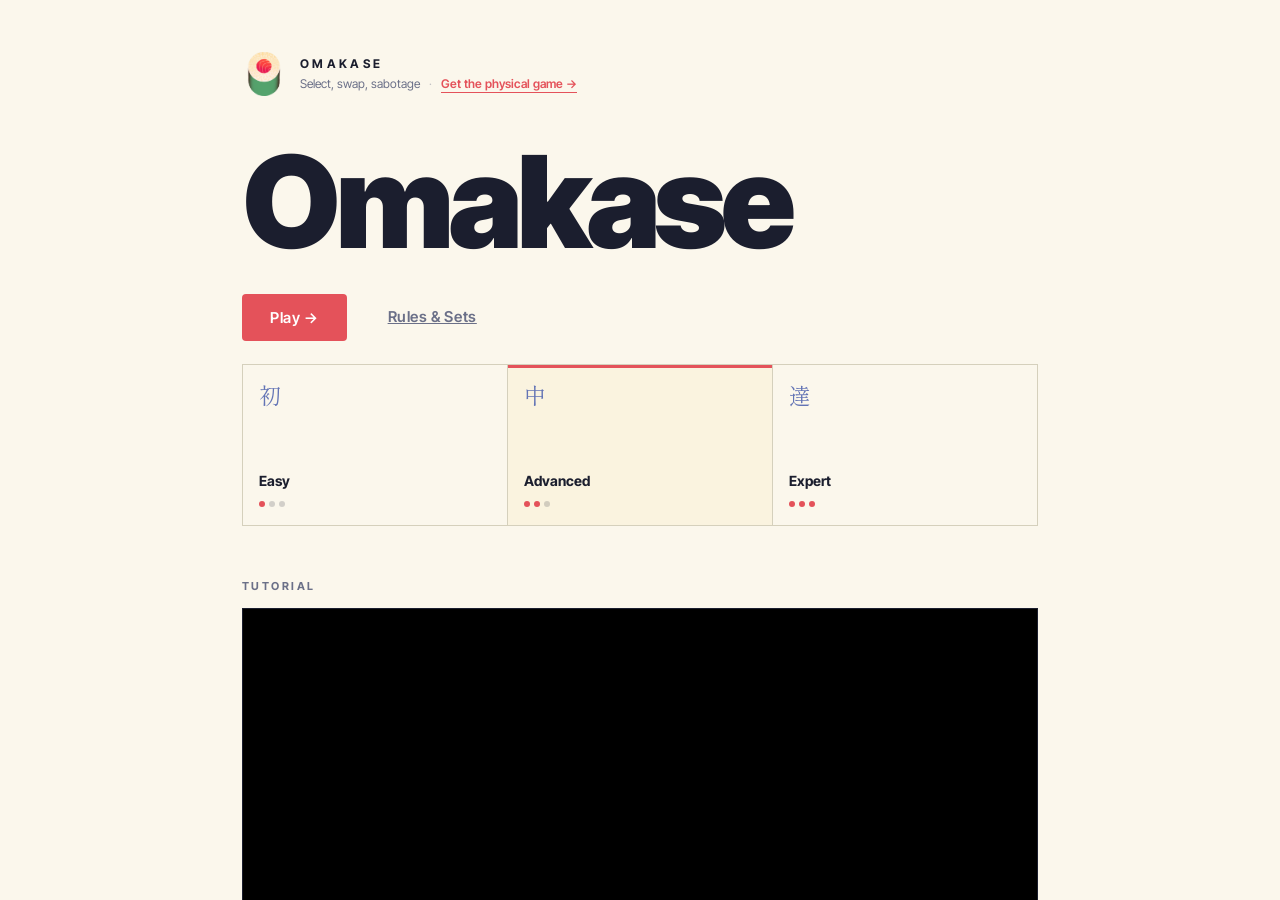
<file: web/index.html>
<!DOCTYPE html>
<html lang="en">
<head>
  <meta charset="UTF-8">
  <meta name="viewport" content="width=device-width, initial-scale=1.0">
  <title>Omakase — A sushi card game</title>
  <link rel="icon" type="image/png" href="../cards/favicon.png">
  <link rel="preconnect" href="https://fonts.googleapis.com">
  <link rel="preconnect" href="https://fonts.gstatic.com" crossorigin>
  <link href="https://fonts.googleapis.com/css2?family=Fraunces:ital,opsz,wght@0,9..144,400..800;1,9..144,500..600&family=Inter+Tight:wght@400;500;600;700&family=Shippori+Mincho:wght@400;500;600&display=swap" rel="stylesheet">
  <link rel="stylesheet" href="style.css">
</head>
<body>

  <!-- ════════════════════════════════════
       SCREEN 1: NEW GAME
  ════════════════════════════════════ -->
  <div id="screen-newgame" class="screen screen--active">

    <main class="landing-page">

      <!-- Header: logo · brand · tagline · shop link -->
      <header class="landing-header">
        <img src="../cards/favicon.png" alt="" class="landing-logo-img">
        <div>
          <div class="landing-brand">OMAKASE</div>
          <div class="landing-tagline">
            Select, swap, sabotage
            <span class="landing-tagline-sep">·</span>
            <a href="https://omakasegame.com/" class="landing-shop-link" target="_blank" rel="noopener">Get the physical game →</a>
          </div>
        </div>
      </header>

      <!-- Big title -->
      <h1 class="landing-title landing-title--sans">Omakase</h1>

      <!-- CTA row — ABOVE opponent picker -->
      <div class="landing-cta">
        <button id="btn-start" class="btn btn--salmon btn--lg">Play →</button>
        <a href="https://omakasegame.com/pages/rules" class="btn btn--ghost btn--lg" target="_blank" rel="noopener">Rules &amp; Sets</a>
      </div>

      <!-- Opponent picker: IS-MCTS+ only, three difficulty tiers -->
      <div class="agent-grid agent-grid--3" role="radiogroup">

        <button class="agent-card" data-agent="mcts2" data-sims="500" role="radio" aria-checked="false">
          <div class="agent-card__jp">初</div>
          <div class="agent-card__footer">
            <div class="agent-card__name">Easy</div>
            <div class="agent-card__meta">
              <div class="agent-card__dots">
                <span class="diff-dot diff-dot--on"></span>
                <span class="diff-dot"></span>
                <span class="diff-dot"></span>
              </div>
            </div>
          </div>
        </button>

        <button class="agent-card agent-card--active" data-agent="mcts2" data-sims="2000" role="radio" aria-checked="true">
          <div class="agent-card__jp">中</div>
          <div class="agent-card__footer">
            <div class="agent-card__name">Advanced</div>
            <div class="agent-card__meta">
              <div class="agent-card__dots">
                <span class="diff-dot diff-dot--on"></span>
                <span class="diff-dot diff-dot--on"></span>
                <span class="diff-dot"></span>
              </div>
            </div>
          </div>
        </button>

        <button class="agent-card" data-agent="mcts2" data-sims="6000" role="radio" aria-checked="false">
          <div class="agent-card__jp">達</div>
          <div class="agent-card__footer">
            <div class="agent-card__name">Expert</div>
            <div class="agent-card__meta">
              <div class="agent-card__dots">
                <span class="diff-dot diff-dot--on"></span>
                <span class="diff-dot diff-dot--on"></span>
                <span class="diff-dot diff-dot--on"></span>
              </div>
            </div>
          </div>
        </button>

      </div><!-- /agent-grid -->

<!-- Tutorial video -->
      <p class="landing-section-label" style="margin-top:52px">Tutorial</p>
      <div class="landing-video">
        <iframe
          src="https://www.youtube-nocookie.com/embed/lOHlmx0hAdM?rel=0&modestbranding=1"
          title="Omakase — How to play"
          allow="accelerometer; autoplay; clipboard-write; encrypted-media; gyroscope; picture-in-picture"
          allowfullscreen></iframe>
      </div>

    </main>
  </div>

  <!-- ════════════════════════════════════
       SCREEN 2: GAME TABLE
  ════════════════════════════════════ -->
  <div id="screen-game" class="screen">

    <header class="topbar">
      <span class="topbar__logo" aria-label="Omakase">お任せ</span>
      <div class="topbar__center">
        <span class="topbar__label">Turn</span>
        <span id="turn-number" class="topbar__turn">1</span>
      </div>
      <div class="topbar__right">
        <button id="btn-menu" class="btn btn--ghost btn--sm" aria-label="Menu">☰</button>
      </div>
    </header>

    <!-- Opponent row -->
    <section class="opp-zone" aria-label="Opponent">
      <div class="opp-zone__info">
        <span class="player-label player-label--ai" id="opp-label">AI</span>
        <span class="hand-count" id="opp-hand-count">0 cards</span>
      </div>
      <div class="opp-hand" id="opp-hand" aria-label="Opponent's face-down cards"></div>
    </section>

    <!-- Conveyor belt with deck and trash -->
    <section class="belt-section" aria-label="Conveyor belt">

      <!-- Deck pile (left) -->
      <div class="pile-zone pile-zone--deck">
        <div class="pile-stack" id="deck-pile">
          <img src="../cards/cards_back.png" class="pile-card-img" alt="Deck" id="deck-pile-img">
        </div>
        <div class="pile-info">
          <span class="pile-label">Deck</span>
          <span class="pile-count" id="deck-count">62</span>
        </div>
      </div>

      <!-- Belt track (center) -->
      <div class="belt-center">
        <div class="belt-track">
          <div class="belt-rail belt-rail--top" aria-hidden="true"></div>
          <div class="belt-slots" id="belt-slots" role="list"></div>
          <div class="belt-rail belt-rail--bottom" aria-hidden="true"></div>
        </div>
        <div class="belt-labels" aria-hidden="true">
          <span class="belt-label-new">← New</span>
          <span class="belt-label-old">Old →</span>
        </div>
      </div>

      <!-- Trash pile (right) -->
      <div class="pile-zone pile-zone--trash">
        <div class="pile-stack pile-stack--trash" id="trash-pile"
             role="button" tabindex="0" aria-label="View discard pile">
          <div class="pile-empty" id="trash-empty">Empty</div>
        </div>
        <div class="pile-info">
          <span class="pile-label">Discard</span>
          <span class="pile-count" id="trash-count">0</span>
        </div>
      </div>

    </section>

    <!-- Phase bar -->
    <div class="phase-bar" role="status" aria-live="polite">
      <div class="phase-pips" aria-label="Current phase">
        <div class="phase-step">
          <span class="phase-pip" data-phase="0">1</span>
          <span class="phase-step__label">Action</span>
        </div>
        <span class="phase-sep" aria-hidden="true">›</span>
        <div class="phase-step">
          <span class="phase-pip" data-phase="1">2</span>
          <span class="phase-step__label">Swap</span>
        </div>
        <span class="phase-sep" aria-hidden="true">›</span>
        <div class="phase-step">
          <span class="phase-pip" data-phase="2">3</span>
          <span class="phase-step__label">Action</span>
        </div>
        <span class="phase-sep" aria-hidden="true">›</span>
        <div class="phase-step">
          <span class="phase-pip" data-phase="3">4</span>
          <span class="phase-step__label">Check</span>
        </div>
      </div>
      <p class="phase-msg" id="phase-msg">Waiting...</p>
    </div>

    <!-- Player hand -->
    <section class="player-zone" aria-label="Your hand">
      <div class="player-zone__header">
        <span class="player-label" id="player-label">You</span>
      </div>
      <div class="passive-effects" id="passive-effects" aria-label="Active effects"></div>
      <div class="player-hand" id="player-hand" role="list" aria-label="Your cards"></div>
    </section>

    <!-- Controls -->
    <div class="controls">
      <div class="score-box score-box--player" aria-label="Your score">
        <span class="score-box__label">Score</span>
        <span class="score-box__value" id="player-score">¥0</span>
      </div>
      <button id="btn-pass" class="btn btn--secondary">Skip Action</button>
      <button id="btn-check" class="btn btn--danger" disabled>Check</button>
    </div>

    <!-- Thinking overlay -->
    <div id="thinking-overlay" class="thinking-overlay" hidden aria-live="polite">
      <div class="thinking-overlay__box">
        <p class="thinking-overlay__text" id="thinking-text">Chef is thinking...</p>
        <div class="thinking-dots" aria-hidden="true">
          <span></span><span></span><span></span>
        </div>
      </div>
    </div>

    <!-- Chef's Choice modal (card selection) -->
    <div id="chefs-modal-bg" class="modal-bg" hidden>
      <div id="chefs-modal" class="modal" role="dialog" aria-modal="true" aria-labelledby="chefs-modal-title">
        <h2 id="chefs-modal-title" class="modal__title">Chef's Choice</h2>
        <p id="chefs-modal-instr" class="modal__instr">Select 2 cards to return to the deck</p>
        <div id="chefs-modal-cards" class="modal__cards"></div>
        <div class="modal__footer">
          <span id="chefs-select-count" class="modal__count">0 / 2 selected</span>
        </div>
      </div>
    </div>

    <!-- Chef's Choice modal (position selection) -->
    <div id="chefs-pos-modal-bg" class="modal-bg" hidden>
      <div class="modal modal--chefs-pos" role="dialog" aria-modal="true" aria-labelledby="chefs-pos-modal-title">
        <h2 id="chefs-pos-modal-title" class="modal__title">Place Cards in Deck</h2>
        <p id="chefs-pos-modal-instr" class="modal__instr">Choose where each card goes in the deck</p>
        <div id="chefs-pos-modal-body" class="chefs-pos-body"></div>
        <div class="modal__footer modal__footer--right">
          <button id="btn-chefs-pos-confirm" class="btn btn--primary">Confirm</button>
        </div>
      </div>
    </div>

    <!-- Pick opponent card modal -->
    <div id="pick-opp-modal-bg" class="modal-bg" hidden>
      <div class="modal" role="dialog" aria-modal="true" aria-labelledby="pick-opp-modal-title">
        <h2 id="pick-opp-modal-title" class="modal__title">Pick a Card</h2>
        <p id="pick-opp-modal-instr" class="modal__instr">Select a card from opponent's hand</p>
        <div id="pick-opp-modal-cards" class="modal__cards"></div>
      </div>
    </div>

    <!-- Sake return modal -->
    <div id="sake-return-modal-bg" class="modal-bg" hidden>
      <div class="modal" role="dialog" aria-modal="true" aria-labelledby="sake-return-modal-title">
        <h2 id="sake-return-modal-title" class="modal__title">Give a Card</h2>
        <p class="modal__instr">Choose a card from your hand to give to your opponent</p>
        <div id="sake-return-modal-cards" class="modal__cards"></div>
      </div>
    </div>

    <!-- Discard modal (over hand limit) -->
    <div id="discard-modal-bg" class="modal-bg" hidden>
      <div class="modal" role="dialog" aria-modal="true" aria-labelledby="discard-modal-title">
        <h2 id="discard-modal-title" class="modal__title">Discard a Card</h2>
        <p id="discard-modal-instr" class="modal__instr">Your hand is over the limit. Select a card to discard.</p>
        <div id="discard-modal-cards" class="modal__cards"></div>
      </div>
    </div>

    <!-- Trash viewer modal -->
    <div id="trash-modal-bg" class="modal-bg" hidden>
      <div class="modal" role="dialog" aria-modal="true" aria-labelledby="trash-modal-title">
        <h2 id="trash-modal-title" class="modal__title">Discard Pile</h2>
        <p id="trash-modal-count" class="modal__instr">0 cards</p>
        <div id="trash-modal-cards" class="modal__cards modal__cards--scroll"></div>
        <div class="modal__footer">
          <button id="btn-close-trash-modal" class="btn btn--secondary btn--sm">Close</button>
        </div>
      </div>
    </div>

    <!-- Game menu drawer -->
    <div id="menu-bg" class="drawer-bg" hidden>
      <div class="drawer" role="dialog" aria-modal="true">
        <div class="drawer__header">
          <button id="btn-new-game-menu" class="btn btn--salmon btn--sm">New Game</button>
          <button id="btn-close-menu" class="drawer__close" aria-label="Close">✕</button>
        </div>
        <div class="drawer__body">
          <hr class="drawer__divider" style="margin-top:0">
          <div class="drawer__sets">
            <p class="drawer__sets-title">Sets</p>
            <div class="drawer__set">
              <div class="drawer__set-header"><strong>Omakase</strong><span class="drawer__set-price">¥6,000</span></div>
              <div class="drawer__set-cards">
                <img src="../cards/fatty_tuna.png" alt="Fatty Tuna" title="Fatty Tuna">
                <img src="../cards/conger_eel.png" alt="Conger Eel" title="Conger Eel">
                <img src="../cards/crab.png" alt="Crab" title="Crab">
                <img src="../cards/tuna.png" alt="Tuna" title="Tuna">
                <img src="../cards/salmon.png" alt="Salmon" title="Salmon">
                <img src="../cards/salmon_roe.png" alt="Salmon Roe" title="Salmon Roe">
              </div>
            </div>
            <div class="drawer__set">
              <div class="drawer__set-header"><strong>Sakura</strong><span class="drawer__set-price">¥4,500</span></div>
              <div class="drawer__set-cards">
                <img src="../cards/conger_eel.png" alt="Conger Eel" title="Conger Eel">
                <img src="../cards/crab.png" alt="Crab" title="Crab">
                <img src="../cards/tuna.png" alt="Tuna" title="Tuna">
                <img src="../cards/shrimp.png" alt="Shrimp" title="Shrimp">
                <img src="../cards/tuna_roll.png" alt="Tuna Roll" title="Tuna Roll">
                <img src="../cards/salmon_roll.png" alt="Salmon Roll" title="Salmon Roll">
              </div>
            </div>
            <div class="drawer__set">
              <div class="drawer__set-header"><strong>Ume</strong><span class="drawer__set-price">¥3,500</span></div>
              <div class="drawer__set-cards">
                <img src="../cards/salmon_roe.png" alt="Salmon Roe" title="Salmon Roe">
                <img src="../cards/salmon.png" alt="Salmon" title="Salmon">
                <img src="../cards/shrimp.png" alt="Shrimp" title="Shrimp">
                <img src="../cards/tuna_roll.png" alt="Tuna Roll" title="Tuna Roll">
                <img src="../cards/salmon_roll.png" alt="Salmon Roll" title="Salmon Roll">
                <img src="../cards/omelette.png" alt="Omelette" title="Omelette">
              </div>
            </div>
            <div class="drawer__set">
              <div class="drawer__set-header"><strong>Kids</strong><span class="drawer__set-price">¥2,000</span></div>
              <div class="drawer__set-cards">
                <img src="../cards/omelette.png" alt="Omelette" title="Omelette">
                <img src="../cards/cucumber_roll.png" alt="Cucumber Roll" title="Cucumber Roll">
                <img src="../cards/tofu.png" alt="Tofu" title="Tofu">
                <img src="../cards/Karaage.png" alt="Karaage" title="Karaage">
              </div>
            </div>
          </div>
          <hr class="drawer__divider">
          <a href="https://www.youtube.com/watch?v=lOHlmx0hAdM" class="drawer__link" target="_blank" rel="noopener">Watch tutorial ↗</a>
          <a href="https://omakasegame.com/" class="drawer__link" target="_blank" rel="noopener">Buy the game ↗</a>
        </div>
      </div>
    </div>

  </div><!-- /screen-game -->

  <!-- ════════════════════════════════════
       SCREEN 3: GAME OVER
  ════════════════════════════════════ -->
  <div id="screen-gameover" class="screen">
    <div class="gameover">
      <div class="gameover__verdict" id="gameover-verdict">OMAKASE!</div>
      <div class="gameover__scores">
        <div class="gameover__player-card" id="go-player-card">
          <span class="gameover__who">You</span>
          <span class="gameover__pts" id="go-player-score">¥0</span>
          <div class="gameover__mini-hand" id="go-player-hand"></div>
        </div>
        <span class="gameover__vs">vs</span>
        <div class="gameover__player-card" id="go-opp-card">
          <span class="gameover__who" id="go-opp-label">AI</span>
          <span class="gameover__pts" id="go-opp-score">¥0</span>
          <div class="gameover__mini-hand" id="go-opp-hand"></div>
        </div>
      </div>
      <div class="gameover__breakdown" id="go-breakdown"></div>
      <div class="gameover__actions">
        <button id="btn-rematch" class="btn btn--primary btn--lg">Rematch</button>
        <button id="btn-change-opp" class="btn btn--secondary">Change Opponent</button>
      </div>
    </div>
  </div>

  <!-- Toast container -->
  <div id="toast-container" role="status" aria-live="polite"></div>

  <script type="module" src="game.js"></script>
</body>
</html>
</file>
<file: web/style.css>
/* ══ Design Tokens — Omakase Design System ════════════════════════════════ */
:root {
  /* Brand palette */
  --peri:       #8A9AD0;
  --peri-deep:  #6374B5;
  --peri-soft:  #C4CEE8;
  --peri-wash:  #E5EAF5;
  --cream:      #F5E9C9;
  --cream-soft: #FAF3DF;
  --paper:      #FBF7EC;
  --salmon:     #E4525A;
  --salmon-ink: #C63B44;
  --nori:       #4A7A4E;
  --nori-deep:  #2F5A35;
  --mustard:    #E8A936;
  --ink:        #1B1E2E;
  --body:       #2E3244;
  --muted:      #6B7088;
  --rule:       #D5D0BC;

  /* Belt surface — dark lacquer */
  --belt-bg: #231B14;

  /* Card geometry — 5:7 aspect ratio matching the physical card PNGs */
  --card-w:  120px;
  --card-h:  168px;
  --card-r:  6px;

  /* Pile dimensions (deck/trash stacks alongside belt) */
  --pile-w:  72px;
  --pile-h:  101px;

  /* Radii */
  --r-btn:  4px;
  --r-pill: 999px;

  /* Elevation — restrained, physical */
  --shadow-card:      0 1px 2px rgba(27,30,46,.08), 0 4px 16px rgba(27,30,46,.10);
  --shadow-card-lift: 0 4px 8px rgba(27,30,46,.12), 0 16px 40px rgba(27,30,46,.18);
  --shadow-modal:     0 24px 80px rgba(27,30,46,.28);

  /* Type */
  --font-d: 'Fraunces', Georgia, serif;
  --font-b: 'Inter Tight', 'Inter', sans-serif;

  /* Timing */
  --t-hover: 120ms ease-out;
  --t-state: 240ms cubic-bezier(.4,0,.2,1);

  /* Z-stack */
  --z-ctrl:    20;
  --z-overlay: 50;
  --z-modal:   100;
  --z-toast:   200;
}


/* ══ Reset ════════════════════════════════════════════════════════════════ */
*, *::before, *::after { box-sizing: border-box; margin: 0; padding: 0; }
html, body { height: 100%; overflow: hidden; }
body {
  background: var(--paper);
  color: var(--body);
  font-family: var(--font-b);
  font-size: 14px;
  line-height: 1.5;
  -webkit-font-smoothing: antialiased;
}

/* ══ Screen system ════════════════════════════════════════════════════════ */
.screen {
  position: fixed; inset: 0;
  display: flex; flex-direction: column;
  opacity: 0; pointer-events: none;
  transition: opacity 400ms ease;
  overflow: hidden;
}
.screen--active { opacity: 1; pointer-events: all; }

/* ══ Buttons ══════════════════════════════════════════════════════════════ */
.btn {
  display: inline-flex; align-items: center; gap: 8px;
  padding: 10px 20px;
  border: none; border-radius: var(--r-btn);
  font-family: var(--font-b); font-size: 13px; font-weight: 600;
  cursor: pointer; white-space: nowrap; letter-spacing: .04em;
  transition: background var(--t-hover), transform 80ms ease;
  -webkit-user-select: none; user-select: none;
}
.btn:active:not(:disabled) { transform: translateY(1px); }
.btn:disabled { opacity: .4; cursor: not-allowed; pointer-events: none; }

.btn--primary { background: var(--peri-deep); color: var(--cream); }
.btn--primary:hover:not(:disabled) { background: #50609F; }

.btn--secondary {
  background: transparent; color: var(--body);
  border: 1px solid var(--rule);
}
.btn--secondary:hover:not(:disabled) { background: var(--peri-wash); border-color: var(--peri); }

.btn--danger {
  background: transparent; color: var(--salmon);
  border: 1.5px solid var(--salmon);
}
.btn--danger:hover:not(:disabled) { background: rgba(228,82,90,.08); }
.btn--danger.btn--check-avail { animation: check-pulse 2s ease-in-out infinite; }

.btn--ghost { background: transparent; color: var(--muted); border: 1px solid transparent; }
.btn--ghost:hover:not(:disabled) { color: var(--body); background: var(--peri-wash); }

.btn--lg { padding: 14px 28px; font-size: 15px; }
.btn--sm { padding: 6px 12px; font-size: 12px; }

/* ══ New Game — landing page ══════════════════════════════════════════════ */
#screen-newgame {
  background: var(--paper);
  align-items: center; justify-content: flex-start;
  overflow-y: auto;
}

.landing-page {
  max-width: 860px; width: 100%;
  padding: 52px 32px 80px;
  position: relative;
}

/* Header: favicon · OMAKASE · tagline */
.landing-header {
  display: flex; align-items: center; gap: 14px;
  margin-bottom: 48px;
}
.landing-logo-img {
  width: 44px; height: 44px; object-fit: contain;
  border-radius: 8px; display: block; flex-shrink: 0;
}
.landing-brand {
  font-size: 12px; font-weight: 700; letter-spacing: .28em;
  text-transform: uppercase; color: var(--ink); font-family: var(--font-b);
}
.landing-tagline { font-size: 12px; color: var(--muted); margin-top: 2px; }

/* Display title + description */
.landing-title {
  font-family: var(--font-d);
  font-size: clamp(56px, 9vw, 104px);
  line-height: .95; letter-spacing: -.04em; font-weight: 800;
  color: var(--ink); margin-bottom: 20px;
  font-variation-settings: "opsz" 144;
}
.landing-desc {
  font-size: 18px; line-height: 1.55; color: var(--body);
  max-width: 560px; margin-bottom: 36px;
}

/* Section labels ("Opponent", "Tutorial") */
.landing-section-label {
  font-size: 11px; font-weight: 700; letter-spacing: .22em;
  text-transform: uppercase; color: var(--muted); margin-bottom: 14px;
}

/* CTA row */
.landing-cta {
  display: flex; gap: 12px; align-items: center; flex-wrap: wrap;
  margin-top: 28px; margin-bottom: 20px;
}
.btn--salmon { background: var(--salmon); color: #fff; }
.btn--salmon:hover:not(:disabled) { background: var(--salmon-ink); }

/* Tutorial video */
.landing-video {
  position: relative; aspect-ratio: 16/9;
  background: #000; border: 1px solid var(--ink);
  overflow: hidden; margin-bottom: 32px;
}
.landing-video iframe { position: absolute; inset: 0; width: 100%; height: 100%; border: 0; }

/* Shop link */
.landing-shop { padding-bottom: 20px; }

/* Shared utility */
.newgame__label {
  font-size: 11px; font-weight: 700; text-transform: uppercase;
  letter-spacing: .20em; color: var(--salmon);
  display: flex; align-items: center; gap: 8px; margin-bottom: 8px;
}
.newgame__label::before {
  content: ""; width: 6px; height: 6px; border-radius: 50%;
  background: currentColor; flex-shrink: 0;
}
.link-arrow {
  font-size: 12px; font-weight: 600; text-decoration: none;
  color: var(--peri-deep); border-bottom: 1px solid currentColor;
  padding-bottom: 1px; transition: color var(--t-hover);
}
.link-arrow:hover { color: var(--peri); }

/* jp-tab — colored badges matching physical card labels */
.jp-tab {
  display: inline-flex; align-items: center; justify-content: center;
  padding: 1px 6px; border-radius: 2px;
  font-size: 10px; font-weight: 700; letter-spacing: .04em;
  font-family: var(--font-b); flex-shrink: 0;
}
.jp-tab--mustard { background: var(--mustard);   color: var(--ink); }
.jp-tab--salmon  { background: var(--salmon);    color: #fff; }
.jp-tab--nori    { background: var(--nori);      color: var(--cream); }
.jp-tab--peri    { background: var(--peri-soft); color: var(--peri-deep); }

/* ── Opponent tile grid (4 columns, 1px rule gaps) ── */
.agent-grid {
  display: grid; grid-template-columns: repeat(4, 1fr);
  gap: 1px; background: var(--rule);
  border: 1px solid var(--rule);
}
.agent-card {
  position: relative;
  background: var(--paper); border: 0;
  padding: 18px 16px; font-family: var(--font-b); color: inherit;
  cursor: pointer; text-align: left;
  display: flex; flex-direction: column; gap: 10px; min-height: 160px;
  transition: background var(--t-hover);
}
.agent-card:hover { background: var(--cream-soft); }
.agent-card--active { background: var(--cream-soft) !important; }
.agent-card--active::before {
  content: ""; position: absolute;
  top: 0; left: 0; right: 0; height: 3px;
  background: var(--salmon);
}
.agent-card__top {
  display: flex; justify-content: space-between; align-items: flex-start;
}
.agent-card__jp {
  font-family: 'Shippori Mincho', 'Yu Mincho', serif;
  font-size: 22px; color: var(--peri-deep); line-height: 1;
}
.agent-card__footer { margin-top: auto; }
.agent-card__name  { font-size: 14px; font-weight: 700; color: var(--ink); }
.agent-card__dots  { display: flex; gap: 4px; margin-top: 6px; }
.diff-dot          { width: 6px; height: 6px; border-radius: 50%; background: rgba(27,30,46,.18); }
.diff-dot--on      { background: var(--salmon); }
.agent-card__diff {
  font-size: 9px; font-weight: 700; text-transform: uppercase;
  letter-spacing: .1em; padding: 2px 6px; border-radius: 99px;
}
.diff--beginner { background: rgba(74,122,78,.12);  color: var(--nori-deep); }
.diff--unranked { background: rgba(107,112,136,.12); color: var(--muted); }
.diff--expert   { background: rgba(99,116,181,.12);  color: var(--peri-deep); }
.mcts-options {
  background: var(--paper); border-radius: 6px; padding: 12px 16px;
  border: 1px solid var(--rule);
}
.slider-row { display: flex; align-items: center; gap: 12px; margin-top: 8px; }
.slider-row input[type=range] { flex: 1; accent-color: var(--peri-deep); }
.slider-val { font-family: var(--font-d); font-size: 15px; color: var(--peri-deep); min-width: 30px; font-variant-numeric: tabular-nums; }
.rules-toggle { width: 100%; justify-content: center; margin-top: -4px; }
.rules-panel {
  background: var(--paper); border-radius: 6px; padding: 16px;
  display: flex; flex-direction: column; gap: 12px;
  border: 1px solid var(--rule);
}
.rules-sets { display: flex; flex-direction: column; gap: 10px; }
.rules-set {
  font-size: 12px; color: var(--body);
  border-left: 3px solid var(--salmon); padding-left: 10px; line-height: 1.6;
}
.rules-set__header {
  display: flex; align-items: center; gap: 8px; margin-bottom: 1px;
}
.rules-set strong { color: var(--ink); }
.rules-note {
  font-size: 11px; color: var(--muted); line-height: 1.6;
  border-top: 1px solid var(--rule); padding-top: 10px;
}

/* ── Landing page additions ─────────────────────────────────────────────── */

/* Sans-serif title override */
.landing-title--sans {
  font-family: var(--font-b);
  font-weight: 900;
  font-size: clamp(72px, 12vw, 128px);
  line-height: 0.9;
  color: var(--ink);
  margin-bottom: 32px;
}
.landing-title-dot { color: var(--salmon); }

/* Physical game link in tagline */
.landing-tagline-sep { margin: 0 6px; opacity: 0.4; }
.landing-shop-link {
  color: var(--salmon); font-weight: 600; text-decoration: none;
  border-bottom: 1px solid currentColor; padding-bottom: 1px;
}
.landing-shop-link:hover { color: var(--salmon-ink); }

/* "IS-MCTS+" superscript */
.landing-sup { font-size: 8px; font-weight: 700; vertical-align: super; }

/* 3-column agent grid variant */
.agent-grid--3 { grid-template-columns: repeat(3, 1fr); }

/* Agent card sushi image */
.agent-card__img-wrap {
  display: flex; justify-content: center; align-items: center;
  padding: 8px 0;
}
.agent-card__sushi-img {
  height: 100px; width: auto; object-fit: contain; border-radius: 3px;
  transition: filter 150ms ease;
}
.agent-card:not(.agent-card--active) .agent-card__sushi-img {
  filter: grayscale(25%) opacity(0.8);
}

/* Dots + sims row inside agent-card */
.agent-card__meta {
  display: flex; align-items: center; justify-content: space-between; margin-top: 6px;
}
.agent-card__sims {
  font-size: 10px; font-weight: 700; letter-spacing: .08em;
  text-transform: uppercase; color: var(--muted);
}

/* How-to-play image grid */
.landing-rules-grid {
  display: grid;
  grid-template-columns: repeat(auto-fill, minmax(180px, 1fr));
  gap: 10px;
}
.landing-rules-step {
  background: var(--cream-soft); border: 1px solid var(--rule);
  border-radius: 4px; overflow: hidden;
}
.landing-rules-step img { width: 100%; display: block; }
.landing-rules-step span {
  display: block; padding: 8px 10px;
  font-size: 10px; font-weight: 700; text-transform: uppercase;
  letter-spacing: .08em; color: var(--muted);
}

/* Drawer set: header row + card image strip */
.drawer__set-header {
  display: flex; align-items: center; gap: 8px; margin-bottom: 8px;
}
.drawer__set-header strong { font-size: 13px; font-weight: 600; color: var(--ink); }
.drawer__set-price { font-size: 12px; color: var(--muted); }
.drawer__set-cards {
  display: flex; gap: 4px; overflow-x: auto; padding-bottom: 4px;
}
.drawer__set-cards img {
  height: 96px; width: auto; flex-shrink: 0; border-radius: 2px;
  object-fit: contain;
}

/* ══ Game screen layout ═══════════════════════════════════════════════════ */
#screen-game {
  display: grid;
  grid-template-rows: 44px auto 1fr 62px auto 52px;
  background: var(--paper);
}

/* Topbar — on-brand periwinkle */
.topbar {
  grid-row: 1;
  display: flex; align-items: center; justify-content: space-between;
  padding: 0 16px;
  background: var(--peri-deep);
  border-bottom: 1px solid rgba(99,116,181,.25);
  z-index: var(--z-ctrl);
}
.topbar__logo {
  font-family: var(--font-d); font-size: 20px; color: var(--cream);
  letter-spacing: .06em; font-variation-settings: "opsz" 144;
}
.topbar__center { display: flex; align-items: baseline; gap: 6px; }
.topbar__label { font-size: 10px; text-transform: uppercase; letter-spacing: .14em; color: rgba(245,233,201,.55); }
.topbar__turn {
  font-family: var(--font-d); font-size: 20px; font-weight: 600;
  color: var(--cream); font-variant-numeric: tabular-nums;
  font-variation-settings: "opsz" 144;
}
.topbar__right { display: flex; align-items: center; gap: 10px; }
#btn-menu { color: rgba(245,233,201,.65); border-color: transparent; }
#btn-menu:hover { color: var(--cream); background: rgba(255,255,255,.15); }

/* Opponent zone */
.opp-zone {
  grid-row: 2;
  display: flex; align-items: center;
  padding: 8px 16px; gap: 12px;
  background: var(--cream-soft);
  border-bottom: 1px solid var(--rule);
  min-height: 72px;
}
.opp-zone__info { display: flex; align-items: center; gap: 10px; flex-shrink: 0; }
.opp-hand { display: flex; gap: 5px; align-items: center; justify-content: center; overflow: hidden; flex: 1; }

/* Small face-down card backs for opponent hand */
.card-back {
  width: 52px; height: 73px;
  border-radius: 4px; flex-shrink: 0;
  overflow: hidden;
  box-shadow: var(--shadow-card);
}
.card-back img {
  width: 100%; height: 100%;
  object-fit: cover; display: block;
}

.player-label { font-size: 13px; font-weight: 700; color: var(--ink); letter-spacing: .01em; }
.player-label--ai { color: var(--muted); font-weight: 500; }
.score-box { display: flex; align-items: baseline; gap: 5px; }
.score-box__label { font-size: 10px; text-transform: uppercase; letter-spacing: .12em; color: var(--muted); }
.score-box__value {
  font-family: var(--font-d); font-size: 18px; font-weight: 600;
  color: var(--salmon);
  font-variation-settings: "opsz" 144;
  font-variant-numeric: tabular-nums;
  transition: color 300ms ease;
}
.score-box__value.ticking { animation: score-tick 300ms ease-out; }
.hand-count { font-size: 11px; color: var(--muted); }

/* ══ Belt section — deck | belt | trash ══════════════════════════════════ */
.belt-section {
  grid-row: 3;
  display: flex; flex-direction: row; align-items: center;
  justify-content: center; gap: 10px;
  background: var(--belt-bg);
  padding: 8px 12px;
  overflow: hidden;
}

/* Deck / Trash pile zones */
.pile-zone {
  display: flex; flex-direction: column; align-items: center;
  gap: 5px; flex-shrink: 0;
}
.pile-stack {
  width: var(--pile-w); height: var(--pile-h);
  border-radius: var(--card-r);
  position: relative; overflow: hidden;
  box-shadow: var(--shadow-card);
}
.pile-card-img {
  width: 100%; height: 100%;
  object-fit: cover; display: block;
  border-radius: var(--card-r);
}
.pile-stack--trash {
  cursor: pointer;
  transition: box-shadow var(--t-hover);
}
.pile-stack--trash:hover { box-shadow: var(--shadow-card-lift); }
.pile-info {
  display: flex; flex-direction: column; align-items: center; gap: 1px;
}
.pile-label {
  font-size: 8px; font-weight: 600; text-transform: uppercase;
  letter-spacing: .16em; color: rgba(200,169,110,.4);
}
.pile-count {
  font-family: var(--font-d); font-size: 13px; font-weight: 600;
  color: rgba(200,169,110,.65); font-variant-numeric: tabular-nums;
  font-variation-settings: "opsz" 144;
}
.pile-empty {
  width: 100%; height: 100%;
  display: flex; align-items: center; justify-content: center;
  font-size: 9px; color: rgba(200,169,110,.2);
  border: 1.5px dashed rgba(200,169,110,.18);
  border-radius: var(--card-r);
}
/* Deck pile: simulate a stack of cards with pseudo-elements */
.pile-zone--deck .pile-stack::before {
  content: ''; position: absolute;
  inset: 0; border-radius: var(--card-r);
  background: var(--peri);
  transform: translate(2px, -2px);
  z-index: -1; opacity: .5;
}
.pile-zone--deck .pile-stack::after {
  content: ''; position: absolute;
  inset: 0; border-radius: var(--card-r);
  background: var(--peri);
  transform: translate(4px, -4px);
  z-index: -2; opacity: .3;
}

/* Belt center */
.belt-center {
  flex: 1; min-width: 0;
  display: flex; flex-direction: column; align-items: center;
}
.belt-track {
  display: flex; flex-direction: column;
  width: 100%; max-width: 840px;
  background: #1A1510;
  border-radius: 10px; padding: 8px 12px;
  box-shadow: inset 0 2px 8px rgba(0,0,0,.55), 0 0 0 1px rgba(200,169,110,.08);
}
.belt-rail {
  height: 3px; border-radius: 2px; margin: 2px 0;
  background: linear-gradient(90deg, transparent, rgba(200,169,110,.14) 30%, rgba(200,169,110,.28) 50%, rgba(200,169,110,.14) 70%, transparent);
}
.belt-slots {
  display: flex; gap: 8px; justify-content: center;
  padding: 8px 4px;
  overflow-x: auto; scrollbar-width: none;
}
.belt-slots::-webkit-scrollbar { display: none; }
.belt-slot { width: var(--card-w); height: var(--card-h); flex-shrink: 0; position: relative; }
.belt-slot:last-child::after {
  content: '→';
  position: absolute; right: -12px; top: 50%; transform: translateY(-50%);
  color: rgba(200,169,110,.28); font-size: 11px;
}
.belt-labels {
  display: flex; justify-content: space-between;
  padding: 0 4px; margin-top: 4px;
  width: 100%; max-width: 840px;
}
.belt-label-new, .belt-label-old { font-size: 9px; color: rgba(200,169,110,.28); }

/* Phase bar */
.phase-bar {
  grid-row: 4;
  display: flex; align-items: center; justify-content: space-between;
  background: var(--paper);
  padding: 0 20px;
  border-top: 1px solid var(--rule);
  border-bottom: 1px solid var(--rule);
}
.phase-bar--flash { animation: phase-flash 450ms ease; }
@keyframes phase-flash {
  0%   { background: var(--paper); }
  35%  { background: var(--peri-wash); }
  100% { background: var(--paper); }
}

.phase-pips { display: flex; align-items: center; gap: 6px; }
.phase-step  { display: flex; flex-direction: column; align-items: center; gap: 3px; }

.phase-pip {
  width: 28px; height: 28px; border-radius: 50%;
  background: transparent; border: 2px solid var(--rule);
  display: flex; align-items: center; justify-content: center;
  font-size: 11px; font-weight: 700; color: var(--muted);
  transition: all var(--t-state); flex-shrink: 0;
}
.phase-step__label {
  font-size: 8px; font-weight: 600;
  text-transform: uppercase; letter-spacing: .1em;
  color: var(--muted); transition: color var(--t-state);
  white-space: nowrap;
}
.phase-pip--active {
  background: var(--salmon); border-color: var(--salmon-ink); color: #fff;
  box-shadow: 0 0 0 3px rgba(228,82,90,.18);
}
.phase-pip--done {
  background: var(--peri-wash); border-color: var(--peri); color: var(--peri-deep);
}
.phase-step:has(.phase-pip--active) .phase-step__label { color: var(--salmon-ink); font-weight: 700; }
.phase-step:has(.phase-pip--done)   .phase-step__label { color: var(--peri-deep); }

.phase-sep { color: var(--rule); font-size: 14px; margin-bottom: 14px; }
.phase-msg {
  font-size: 12px; color: var(--muted); font-style: italic;
  max-width: 300px; text-align: right;
  transition: opacity 200ms ease;
}
.phase-msg--highlight { color: var(--salmon-ink); font-style: normal; font-weight: 600; }

/* Player zone */
.player-zone {
  grid-row: 5;
  display: flex; flex-direction: column;
  background: var(--cream-soft);
  border-top: 1px solid var(--rule);
  padding: 8px 16px 6px;
}
.player-zone__header {
  display: flex; justify-content: space-between; align-items: center;
  margin-bottom: 6px;
}
.passive-effects {
  display: flex; gap: 5px; flex-wrap: wrap;
  margin-bottom: 4px; min-height: 0;
}
.effect-badge {
  font-size: 9px; font-weight: 700; text-transform: uppercase;
  letter-spacing: .08em; padding: 2px 8px; border-radius: 99px;
}
.effect-badge--mustard { background: rgba(232,169,54,.18); color: #9a6a00; border: 1px solid rgba(232,169,54,.35); }
.effect-badge--peri    { background: rgba(99,116,181,.14); color: var(--peri-deep); border: 1px solid rgba(99,116,181,.28); }
.effect-badge--nori    { background: rgba(74,122,78,.14);  color: var(--nori-deep); border: 1px solid rgba(74,122,78,.28); }
.effect-badge--salmon  { background: rgba(228,82,90,.10);  color: var(--salmon);   border: 1px solid rgba(228,82,90,.22); }

.player-hand {
  display: flex; gap: 8px;
  justify-content: center;
  overflow-x: auto; overflow-y: visible;
  padding: 20px 4px 12px;
  scrollbar-width: thin; scrollbar-color: var(--rule) transparent;
}

/* Controls */
.controls {
  grid-row: 6;
  display: flex; align-items: center; justify-content: center; gap: 12px;
  background: var(--paper); padding: 8px 16px;
  border-top: 1px solid var(--rule);
}
/* Score in controls: sits left of buttons on desktop */
.controls .score-box { gap: 6px; }
.controls .score-box__label { font-size: 10px; text-transform: uppercase; letter-spacing: .12em; color: var(--muted); }
.controls .score-box__value { font-size: 18px; }

/* ══ Card component — image only, full 5:7 face ═══════════════════════════ */
.card {
  width: var(--card-w); height: var(--card-h);
  border-radius: var(--card-r);
  background: var(--cream);
  border: 1px solid var(--rule);
  box-shadow: var(--shadow-card);
  cursor: pointer; position: relative;
  display: block; overflow: hidden;
  transition: transform var(--t-hover), box-shadow var(--t-hover);
  -webkit-user-select: none; user-select: none;
  flex-shrink: 0;
}
.card__img {
  width: 100%; height: 100%;
  object-fit: cover; object-position: center;
  display: block;
}

/* Action / passive hooks — kept for JS targeting, no visual left border */
.card--action  {}
.card--passive {}

/* Hover — only on true pointer devices to avoid sticky hover on mobile */
@media (hover: hover) {
  .card:not(.card--disabled):not(.card--no-hover):hover {
    transform: translateY(-4px);
    box-shadow: var(--shadow-card-lift);
  }
}

/* States */
.card--selected {
  outline: 2px solid var(--peri-deep);
  outline-offset: 2px;
  transform: translateY(-8px) !important;
  box-shadow: var(--shadow-card-lift) !important;
  z-index: 5;
}
.card--valid-target {
  outline: 2px solid var(--nori) !important;
  outline-offset: 2px;
  animation: pulse-valid 1.4s ease-in-out infinite;
  cursor: pointer;
}
.card--playable {
  cursor: pointer;
}
.card--disabled {
  opacity: .45; cursor: default; pointer-events: none;
}
.card--disabled::after {
  content: ''; position: absolute; inset: 0;
  background: rgba(251,247,236,.4); border-radius: var(--card-r);
}
.card--entering { animation: card-slide-in .25s ease both; }

/* Mini card (game over hands) */
.card-mini {
  width: 44px; height: 62px;
  border-radius: 4px; overflow: hidden;
  background: var(--cream);
  border: 1px solid var(--rule);
  box-shadow: var(--shadow-card);
  flex-shrink: 0;
}
.card-mini img { width: 100%; height: 100%; object-fit: cover; display: block; }

/* ══ Action card play overlay ════════════════════════════════════════════ */
.action-play-overlay {
  position: fixed; inset: 0;
  background: rgba(27,30,46,.52);
  display: flex; align-items: center; justify-content: center;
  z-index: 500;
  animation: overlay-in 180ms ease forwards;
}
.action-play-overlay--out { animation: overlay-out 300ms ease forwards; }
@keyframes overlay-in  { from { opacity: 0; } to { opacity: 1; } }
@keyframes overlay-out { from { opacity: 1; } to { opacity: 0; } }

.action-play-inner {
  display: flex; flex-direction: column; align-items: center; gap: 14px;
  animation: card-fly-in 380ms cubic-bezier(.2,0,.2,1.5) forwards;
}
@keyframes card-fly-in {
  from { transform: scale(.55) translateY(50px); opacity: 0; }
  to   { transform: scale(1) translateY(0); opacity: 1; }
}

.action-play-card {
  width: 160px; height: 224px;
  border-radius: var(--card-r);
  box-shadow: var(--shadow-modal);
  overflow: hidden;
}
.action-play-img { width: 100%; height: 100%; object-fit: cover; display: block; }

.action-play-card-name {
  font-family: var(--font-d); font-size: 15pt; font-weight: 600;
  color: var(--cream); text-align: center;
  letter-spacing: -.02em; font-variation-settings: "opsz" 144;
}
.action-play-desc {
  font-family: var(--font-b); font-size: 10pt;
  color: rgba(245,233,201,.75); text-align: center;
  max-width: 260px; line-height: 1.45;
}

/* ══ Thinking overlay ════════════════════════════════════════════════════ */
.thinking-overlay {
  position: absolute; top: 0; left: 0; right: 0; bottom: 0;
  display: flex; align-items: center; justify-content: center;
  background: rgba(27,30,46,.38); backdrop-filter: blur(2px);
  z-index: var(--z-overlay);
}
.thinking-overlay[hidden] { display: none; }
.thinking-overlay__box {
  background: var(--paper); border: 1px solid var(--rule);
  border-radius: 10px; padding: 20px 32px;
  display: flex; flex-direction: column; align-items: center; gap: 12px;
  box-shadow: var(--shadow-modal);
}
.thinking-overlay__text {
  font-family: var(--font-d); font-size: 15px;
  color: var(--muted); font-style: italic;
  font-variation-settings: "opsz" 144;
}
.thinking-dots { display: flex; gap: 6px; }
.thinking-dots span {
  width: 6px; height: 6px; border-radius: 50%;
  background: var(--peri-deep);
  animation: dot-bounce 1.2s ease-in-out infinite;
}
.thinking-dots span:nth-child(2) { animation-delay: .2s; }
.thinking-dots span:nth-child(3) { animation-delay: .4s; }

/* ══ Modals ══════════════════════════════════════════════════════════════ */
.modal-bg {
  position: absolute; inset: 0;
  background: rgba(27,30,46,.5); backdrop-filter: blur(3px);
  display: flex; align-items: center; justify-content: center;
  z-index: var(--z-modal);
}
.modal-bg[hidden] { display: none; }
.modal {
  background: var(--paper); border: 1px solid var(--rule);
  border-radius: 4px; padding: 24px;
  max-width: 500px; width: 92%;
  max-height: calc(100vh - 32px);
  display: flex; flex-direction: column;
  overflow: hidden;
  box-shadow: var(--shadow-modal);
  border-top: 3px solid var(--salmon);
}
.modal__title {
  font-family: var(--font-d); font-size: 20px; font-weight: 600;
  color: var(--ink); margin-bottom: 6px;
  letter-spacing: -.02em; font-variation-settings: "opsz" 144;
}
.modal__instr { font-size: 13px; color: var(--muted); margin-bottom: 16px; }
.modal__cards {
  display: flex; flex-wrap: wrap; gap: 8px;
  justify-content: center; margin-bottom: 16px;
  max-height: min(46vh, 340px);
  overflow-y: auto;
}
.modal__cards--scroll { max-height: 280px; overflow-y: auto; }
.modal__footer { display: flex; justify-content: space-between; align-items: center; margin-top: auto; }
.modal__footer--right { justify-content: flex-end; }
.modal__count { font-family: var(--font-d); font-size: 14px; color: var(--muted); font-variant-numeric: tabular-nums; }

/* Chef position modal */
.chefs-pos-body {
  display: flex; flex-direction: column; gap: 20px;
  margin-bottom: 12px;
  flex: 1; min-height: 0; overflow-y: auto;
  padding-right: 4px;
}
.chefs-pos-row {
  display: flex; gap: 16px; align-items: center;
  padding: 12px; background: var(--cream-soft);
  border-radius: 6px; border: 1px solid var(--rule);
}
.chefs-pos-slider { flex: 1; display: flex; flex-direction: column; gap: 6px; }
.chefs-pos-slider label { font-size: 12px; color: var(--muted); font-weight: 500; }
.chefs-pos-slider input[type=range] { width: 100%; accent-color: var(--peri-deep); }
.chefs-pos-display {
  font-family: var(--font-d); font-size: 15px; color: var(--peri-deep);
  font-variant-numeric: tabular-nums;
}
.chefs-pos-hint { font-size: 10px; color: var(--muted); font-style: italic; }

/* Action choice overlay (click action card -> choose Play / Exchange|Skip) */
.action-choice-overlay {
  position: fixed; inset: 0;
  background: rgba(27,30,46,.56);
  display: flex; align-items: center; justify-content: center;
  z-index: 520;
  animation: overlay-in 180ms ease forwards;
}
.action-choice-overlay--out { animation: overlay-out 220ms ease forwards; }
.action-choice-panel {
  width: min(92vw, 380px);
  max-height: calc(100vh - 20px);
  background: var(--paper);
  border: 1px solid var(--rule);
  border-top: 3px solid var(--mustard);
  border-radius: 8px;
  box-shadow: var(--shadow-modal);
  padding: 14px;
  display: flex; flex-direction: column; align-items: center; gap: 10px;
}
.action-choice-title {
  font-family: var(--font-d); font-size: 18px; font-weight: 600;
  color: var(--ink); letter-spacing: -.02em; text-align: center;
}
.action-choice-desc {
  font-size: 12px; color: var(--muted); text-align: center;
  line-height: 1.4;
}
.action-choice-card {
  width: min(52vw, 188px);
  aspect-ratio: 5 / 7;
  border-radius: var(--card-r);
  overflow: hidden;
  border: 1px solid var(--rule);
  box-shadow: var(--shadow-card-lift);
  flex-shrink: 0;
}
.action-choice-card img {
  width: 100%; height: 100%; object-fit: cover; display: block;
}
.action-choice-actions {
  width: 100%;
  display: flex; gap: 8px;
}
.action-choice-actions .btn {
  flex: 1;
  justify-content: center;
}

/* Drawer */
.drawer-bg { position: absolute; inset: 0; background: rgba(27,30,46,.45); z-index: var(--z-modal); }
.drawer-bg[hidden] { display: none; }
.drawer {
  position: absolute; top: 0; right: 0; bottom: 0;
  width: min(300px, 92vw);
  background: rgba(251,247,236,0.88);
  backdrop-filter: blur(16px); -webkit-backdrop-filter: blur(16px);
  border-left: 1px solid var(--rule);
  display: flex; flex-direction: column; padding: 14px 16px; gap: 0;
  overflow: hidden;
}
.drawer__header {
  display: flex; align-items: center; justify-content: space-between;
  padding-bottom: 10px;
}
.drawer__close {
  background: none; border: none;
  color: var(--muted); font-size: 18px; cursor: pointer; padding: 4px 8px;
}
.drawer__close:hover { color: var(--body); }
.drawer__body { display: flex; flex-direction: column; gap: 8px; flex: 1; overflow-y: auto; min-height: 0; }
.drawer__divider {
  border: none; border-top: 1px solid var(--rule);
  margin: 12px 0;
}
.drawer__sets-title {
  font-size: 10px; font-weight: 700; text-transform: uppercase;
  letter-spacing: .12em; color: var(--muted); margin-bottom: 8px;
}
.drawer__set {
  display: flex; flex-direction: column; gap: 2px;
  margin-bottom: 10px;
}
.drawer__set strong {
  font-size: 13px; font-weight: 600; color: var(--ink);
}
.drawer__set span {
  font-size: 11px; color: var(--muted); line-height: 1.5;
}
.drawer__link {
  font-size: 12px; font-weight: 600; text-decoration: none; color: var(--peri-deep);
  padding: 6px 0; border-bottom: 1px solid currentColor;
  display: block; width: fit-content;
  transition: color var(--t-hover);
}
.drawer__link:hover { color: var(--peri); }

/* ══ Game over ════════════════════════════════════════════════════════════ */
#screen-gameover {
  background: var(--paper);
  align-items: center; justify-content: center;
  overflow-y: auto;
}
.gameover {
  width: 100%; max-width: 560px;
  padding: 32px 24px;
  display: flex; flex-direction: column; align-items: center; gap: 24px;
}
.gameover__verdict {
  font-family: var(--font-d); font-size: 40px; font-weight: 600;
  color: var(--ink); text-align: center;
  letter-spacing: -.025em; font-variation-settings: "opsz" 144;
  animation: verdict-in .6s cubic-bezier(.2,0,.2,1.5) both;
}
@keyframes verdict-in {
  from { opacity: 0; transform: scale(.72); }
  to   { opacity: 1; transform: scale(1); }
}
.gameover__scores {
  display: flex; align-items: center; gap: 20px; width: 100%; justify-content: center;
}
.gameover__player-card {
  display: flex; flex-direction: column; align-items: center; gap: 8px;
  flex: 1; background: var(--cream-soft); border-radius: 6px;
  padding: 16px 12px; border: 1.5px solid var(--rule);
}
.gameover__player-card.winner { border-color: var(--salmon); }
.gameover__who { font-size: 11px; font-weight: 600; text-transform: uppercase; letter-spacing: .14em; color: var(--muted); }
.gameover__pts {
  font-family: var(--font-d); font-size: 30px; font-weight: 600;
  color: var(--salmon); font-variant-numeric: tabular-nums;
  letter-spacing: -.03em; font-variation-settings: "opsz" 144;
}
.gameover__mini-hand { display: flex; flex-wrap: wrap; gap: 4px; justify-content: center; max-width: 200px; }
.gameover__vs { font-size: 18px; color: var(--muted); flex-shrink: 0; }
.gameover__breakdown {
  width: 100%; background: var(--cream-soft); border-radius: 6px;
  padding: 14px 16px; display: flex; flex-direction: column; gap: 6px;
  font-size: 12px; border: 1px solid var(--rule);
}
.gameover__breakdown-line { display: flex; justify-content: space-between; color: var(--muted); }
.gameover__breakdown-line.set-line { color: var(--salmon-ink); font-weight: 600; }
.gameover__actions { display: flex; gap: 12px; }

/* ══ Toast ════════════════════════════════════════════════════════════════ */
#toast-container {
  position: fixed; bottom: 72px; left: 50%; transform: translateX(-50%);
  display: flex; flex-direction: column; gap: 8px; align-items: center;
  z-index: var(--z-toast); pointer-events: none;
}
.toast {
  background: var(--ink); border-radius: 4px;
  padding: 8px 16px; font-size: 13px; color: var(--cream);
  box-shadow: 0 4px 16px rgba(27,30,46,.28);
  animation: toast-in .24s ease both;
  font-family: var(--font-b); letter-spacing: .01em;
}
@keyframes toast-in { from { opacity: 0; transform: translateY(10px); } to { opacity: 1; transform: translateY(0); } }

/* ══ Game ending banner ══════════════════════════════════════════════════ */
.game-ending-banner {
  position: absolute; top: 44px; left: 0; right: 0;
  background: var(--salmon); text-align: center; padding: 7px;
  font-size: 12px; font-weight: 700; color: #fff; letter-spacing: .06em;
  z-index: var(--z-ctrl);
}

/* ══ Animations ══════════════════════════════════════════════════════════ */
@keyframes pulse-valid {
  0%,100% { box-shadow: var(--shadow-card), 0 0 0 1px rgba(74,122,78,.4); }
  50%     { box-shadow: var(--shadow-card), 0 0 0 3px rgba(74,122,78,.7); }
}
@keyframes score-tick {
  0%  { color: var(--mustard); transform: scale(1.18); }
  60% { color: var(--mustard); transform: scale(1.06); }
  100%{ color: var(--salmon);  transform: scale(1); }
}
@keyframes dot-bounce {
  0%,80%,100% { transform: scale(.6); opacity: .4; }
  40%         { transform: scale(1);  opacity: 1; }
}
@keyframes check-pulse {
  0%,100% { box-shadow: 0 0 0 0 rgba(228,82,90,.35); }
  50%     { box-shadow: 0 0 0 6px rgba(228,82,90,0); }
}
@keyframes card-slide-in {
  from { opacity: 0; transform: translateY(-12px); }
  to   { opacity: 1; transform: translateY(0); }
}

/* ══ Scrollbar ════════════════════════════════════════════════════════════ */
::-webkit-scrollbar { height: 4px; width: 4px; }
::-webkit-scrollbar-track { background: transparent; }
::-webkit-scrollbar-thumb { background: var(--rule); border-radius: 2px; }

/* ══ Belt deal animation (new card slides in from deck, others shift) ════ */
@keyframes deal-shift-right {
  from { transform: translateX(-130px); }
  to   { transform: translateX(0); }
}
.card--deal-shift {
  animation: deal-shift-right 420ms cubic-bezier(.2,.8,.4,1) both;
}

/* ══ Pending action card — gold glow, needs confirm click ═══════════════ */
.card--pending {
  transform: translateY(-16px) scale(1.1) !important;
  box-shadow: var(--shadow-card-lift),
              0 0 0 2px var(--mustard),
              0 0 20px rgba(232,169,54,.4) !important;
  z-index: 6;
  outline: none !important;
  cursor: pointer !important;
}

/* Opponent hand card highlight during AI pick */
.card-back--ai-pick {
  outline: 3px solid var(--mustard);
  outline-offset: 2px;
  transform: translateY(-14px);
  transition: transform 200ms ease;
  z-index: 5;
  position: relative;
}

/* AI belt target — pulsing salmon ring */
.card--ai-target {
  outline: 3px solid var(--salmon) !important;
  outline-offset: 3px;
  animation: pulse-ai-target 0.9s ease-in-out infinite;
}
@keyframes pulse-ai-target {
  0%, 100% { box-shadow: var(--shadow-card), 0 0 0 2px rgba(228,82,90,.25); }
  50%       { box-shadow: var(--shadow-card-lift), 0 0 0 8px rgba(228,82,90,.08); }
}

/* ══ Reduced motion ══════════════════════════════════════════════════════ */
@media (prefers-reduced-motion: reduce) {
  *, *::before, *::after { animation-duration: .01ms !important; transition-duration: .01ms !important; }
}

/* ══ Mobile portrait (≤600px) ═════════════════════════════════════════════
   Layout: opp-hand row | belt (1fr) | [hand · score+buttons]
   Topbar becomes floating burger. Phase bar removed.
   ══════════════════════════════════════════════════════════════════════════ */
@media (max-width: 600px) {
  :root {
    /* Belt/hand cards use dynamic sizing — no fixed --card-w/h override */
    --pile-w: 72px;
    --pile-h: 101px;
  }

  /* 3-row / 2-col: [opp-hand] | [belt 1fr] | [hand · buttons 1fr] */
  #screen-game {
    grid-template-rows: 50px 1fr 1fr;
    grid-template-columns: 1fr auto;
  }

  /* Topbar → floating burger only, taken out of grid */
  .topbar {
    position: fixed;
    top: 8px; right: 10px;
    background: transparent; border: none; padding: 0;
    z-index: var(--z-overlay);
  }
  .topbar__logo   { display: none; }
  .topbar__center { display: none; }
  #btn-menu {
    background: rgba(27,30,46,0.65);
    color: var(--cream);
    border-radius: 6px;
    width: 34px; height: 34px;
    padding: 0;
    display: flex; align-items: center; justify-content: center;
    font-size: 16px;
    backdrop-filter: blur(4px);
    -webkit-backdrop-filter: blur(4px);
    box-shadow: 0 2px 8px rgba(0,0,0,.35);
  }
  .game-ending-banner { top: 0; }

  /* Row 1: Opponent card backs, centered, dark belt bg */
  .opp-zone {
    grid-row: 1; grid-column: 1 / -1;
    display: flex; justify-content: center; align-items: center;
    padding: 5px 0;
    background: var(--belt-bg);
    border-bottom: 1px solid rgba(200,169,110,.10);
    min-height: 0;
  }
  .opp-zone__info { display: none; }
  #opp-hand .card-back { width: 28px; height: 39px; }

  /* Phase bar: removed */
  .phase-bar { display: none; }

  /* Row 2: Belt — fills its entire row, no dead space */
  .belt-section {
    grid-row: 2; grid-column: 1 / -1;
    padding: 0; gap: 0;
    align-items: stretch; /* all children fill full row height */
  }
  /* Pile zones: vertically center their content within the tall row */
  .pile-zone {
    justify-content: center;
    padding: 10px 8px;
  }
  /* Belt center: column flex so belt-track can flex-grow */
  .belt-center {
    flex: 1; min-width: 0;
    display: flex; flex-direction: column;
    overflow: hidden;
  }
  /* Belt track: grows to fill the row height, cards centered inside */
  .belt-track {
    flex: 1;
    border-radius: 0;
    padding: 4px 8px;
    display: flex; flex-direction: column; justify-content: center;
  }
  /* Belt slots: fill track height, stretch children so cards fill height */
  .belt-slots {
    flex: 1;
    align-items: center;
    justify-content: center;
    justify-content: safe center;
    padding: 4px;
    gap: 6px;
    overflow-x: auto;
  }
  /* Belt slot/card: explicit clamped size to prevent runaway stretching */
  .belt-slot {
    width: clamp(58px, 18vw, 84px);
    aspect-ratio: 5 / 7;
    height: auto;
    flex: 0 0 auto;
  }
  .belt-section .card { width: 100%; height: 100%; aspect-ratio: auto; }
  .belt-labels { display: none; }

  /* Row 3 col 1: Player hand — bigger cards, vertically centered */
  .player-zone {
    grid-row: 3; grid-column: 1;
    display: flex; flex-direction: column;
    justify-content: center;
    padding: 0;
    border-top: 1px solid var(--rule);
    overflow: hidden;
  }
  .player-zone__header { display: none; }
  .passive-effects     { display: none; }
  .player-hand {
    flex: 1;
    align-items: center;
    justify-content: center;
    justify-content: safe center;
    padding: 8px 10px;
    gap: 8px;
    overflow-x: auto;
    overflow-y: hidden;
  }
  /* Hand cards: explicit clamped size to avoid a single oversized card */
  .player-hand .card {
    width: clamp(66px, 22vw, 98px);
    height: auto;
    aspect-ratio: 5 / 7;
    flex: 0 0 auto;
  }

  /* Row 3 col 2: Score + action buttons — fixed narrow width */
  .controls {
    grid-row: 3; grid-column: 2;
    flex-direction: column; height: auto;
    width: 70px; min-width: 70px;
    padding: 8px 6px; gap: 8px;
    border-top: 1px solid var(--rule);
    border-left: 1px solid var(--rule);
    justify-content: center; align-items: stretch;
  }
  .controls .score-box {
    flex-direction: column; align-items: center;
    gap: 1px; padding-bottom: 8px;
    border-bottom: 1px solid var(--rule);
  }
  .controls .score-box__label { font-size: 9px; }
  .controls .score-box__value { font-size: 18px; }
  .controls .btn { padding: 8px 4px; font-size: 11px; }

  #toast-container { bottom: 8px; }

  /* Landing page */
  .agent-grid, .agent-grid--3 { grid-template-columns: repeat(3, 1fr); }
  .landing-cta { flex-direction: column; align-items: stretch; }
  .landing-cta .btn { justify-content: center; }
  .landing-title--sans { font-size: clamp(52px, 14vw, 80px); margin-bottom: 24px; }
  .landing-rules-grid { grid-template-columns: repeat(auto-fill, minmax(140px, 1fr)); gap: 8px; }
  .agent-card__sushi-img { height: 72px; }

  /* Game over: stack content cleanly on narrow screens */
  #screen-gameover {
    align-items: stretch;
    justify-content: flex-start;
    overflow-y: auto;
  }
  .gameover {
    max-width: 100%;
    padding: 20px 12px 24px;
    gap: 14px;
  }
  .gameover__verdict {
    font-size: clamp(28px, 9vw, 36px);
    line-height: 1.05;
  }
  .gameover__scores {
    flex-direction: column;
    align-items: stretch;
    gap: 8px;
  }
  .gameover__vs {
    font-size: 12px;
    align-self: center;
  }
  .gameover__player-card {
    width: 100%;
    padding: 12px 10px;
  }
  .gameover__pts { font-size: 26px; }
  .gameover__mini-hand { max-width: 100%; }
  .gameover__breakdown {
    padding: 10px 12px;
    font-size: 11px;
    gap: 5px;
  }
  .gameover__actions {
    width: 100%;
    flex-direction: column;
    gap: 8px;
  }
  .gameover__actions .btn {
    width: 100%;
    justify-content: center;
  }
}

/* ══ Landscape phones (horizontal mobile) ════════════════════════════════════
   Same structure, tuned for larger touch targets
   ══════════════════════════════════════════════════════════════════════════ */
@media (max-width: 1024px) and (max-height: 500px) and (orientation: landscape) {
  :root {
    --card-w: 54px;
    --card-h: 76px;
    --pile-w: 34px;
    --pile-h: 48px;
  }

  #screen-game {
    grid-template-rows: 36px 1fr auto;
    grid-template-columns: 1fr auto;
  }

  .topbar { position: fixed; top: 4px; right: 8px; background: transparent; border: none; padding: 0; z-index: var(--z-overlay); }
  .topbar__logo   { display: none; }
  .topbar__center { display: none; }
  #btn-menu {
    background: rgba(27,30,46,0.65); color: var(--cream); border-radius: 6px;
    width: 28px; height: 28px; padding: 0; font-size: 13px;
    display: flex; align-items: center; justify-content: center;
    backdrop-filter: blur(4px); -webkit-backdrop-filter: blur(4px);
    box-shadow: 0 2px 8px rgba(0,0,0,.35);
  }
  .game-ending-banner { top: 0; }

  .opp-zone { grid-row: 1; grid-column: 1 / -1; display: flex; justify-content: center; align-items: center; padding: 3px 0; background: var(--belt-bg); min-height: 0; border-bottom: 1px solid rgba(200,169,110,.08); }
  .opp-zone__info { display: none; }
  #opp-hand .card-back { width: 24px; height: 34px; }

  .phase-bar { display: none; }

  .belt-section { grid-row: 2; grid-column: 1 / -1; padding: 8px; gap: 6px; align-items: center; }
  .belt-center  { flex: 1; min-width: 0; overflow: hidden; }
  .belt-track   { padding: 5px 8px; }
  .belt-rail    { margin: 0; }
  .belt-slots   { align-items: center; justify-content: center; justify-content: safe center; gap: 5px; overflow-x: auto; }
  .belt-slot    { width: var(--card-w); height: var(--card-h); }
  .belt-section .card { width: 100%; height: 100%; aspect-ratio: auto; }
  .belt-labels  { display: none; }

  .player-zone { grid-row: 3; grid-column: 1; padding: 4px 0; border-top: 1px solid var(--rule); overflow: hidden; }
  .player-zone__header { display: none; }
  .passive-effects     { display: none; }
  .player-hand { justify-content: center; justify-content: safe center; padding: 4px 8px 5px; gap: 6px; }
  .player-hand .card   { width: calc(var(--card-w) * 1.35); height: calc(var(--card-h) * 1.35); }

  .controls { grid-row: 3; grid-column: 2; flex-direction: column; height: auto; padding: 4px 8px; gap: 4px; border-top: 1px solid var(--rule); border-left: 1px solid var(--rule); justify-content: center; align-items: stretch; }
  .controls .score-box { flex-direction: column; align-items: center; gap: 0; padding-bottom: 4px; border-bottom: 1px solid var(--rule); }
  .controls .score-box__label { font-size: 8px; }
  .controls .score-box__value { font-size: 14px; }
  .controls .btn { padding: 4px 10px; font-size: 10px; }

  #toast-container { bottom: 6px; }

  .modal {
    width: 96%;
    max-height: calc(100vh - 8px);
    padding: 14px;
  }
  .modal__title { font-size: 17px; }
  .modal__instr { font-size: 12px; margin-bottom: 10px; }
  .chefs-pos-row { padding: 8px; gap: 10px; }
  .chefs-pos-body { gap: 10px; }

  .action-choice-panel {
    width: min(95vw, 520px);
    max-height: calc(100vh - 10px);
    padding: 10px;
  }
  .action-choice-card { width: min(26vh, 120px); }
  .action-choice-title { font-size: 16px; }
  .action-choice-desc { font-size: 11px; }

  /* Game over: compact but readable in short landscape */
  #screen-gameover {
    align-items: stretch;
    justify-content: flex-start;
    overflow-y: auto;
  }
  .gameover {
    max-width: 100%;
    padding: 10px 12px 12px;
    gap: 10px;
  }
  .gameover__verdict { font-size: 26px; }
  .gameover__scores {
    flex-direction: row;
    gap: 10px;
    align-items: stretch;
  }
  .gameover__player-card {
    padding: 8px 8px;
    min-width: 0;
  }
  .gameover__pts { font-size: 20px; }
  .gameover__mini-hand { max-width: 100%; }
  .gameover__breakdown {
    padding: 8px 10px;
    font-size: 10px;
    gap: 4px;
  }
  .gameover__actions {
    width: 100%;
    display: grid;
    grid-template-columns: 1fr 1fr;
    gap: 8px;
  }
  .gameover__actions .btn {
    width: 100%;
    justify-content: center;
  }
}
</file>
